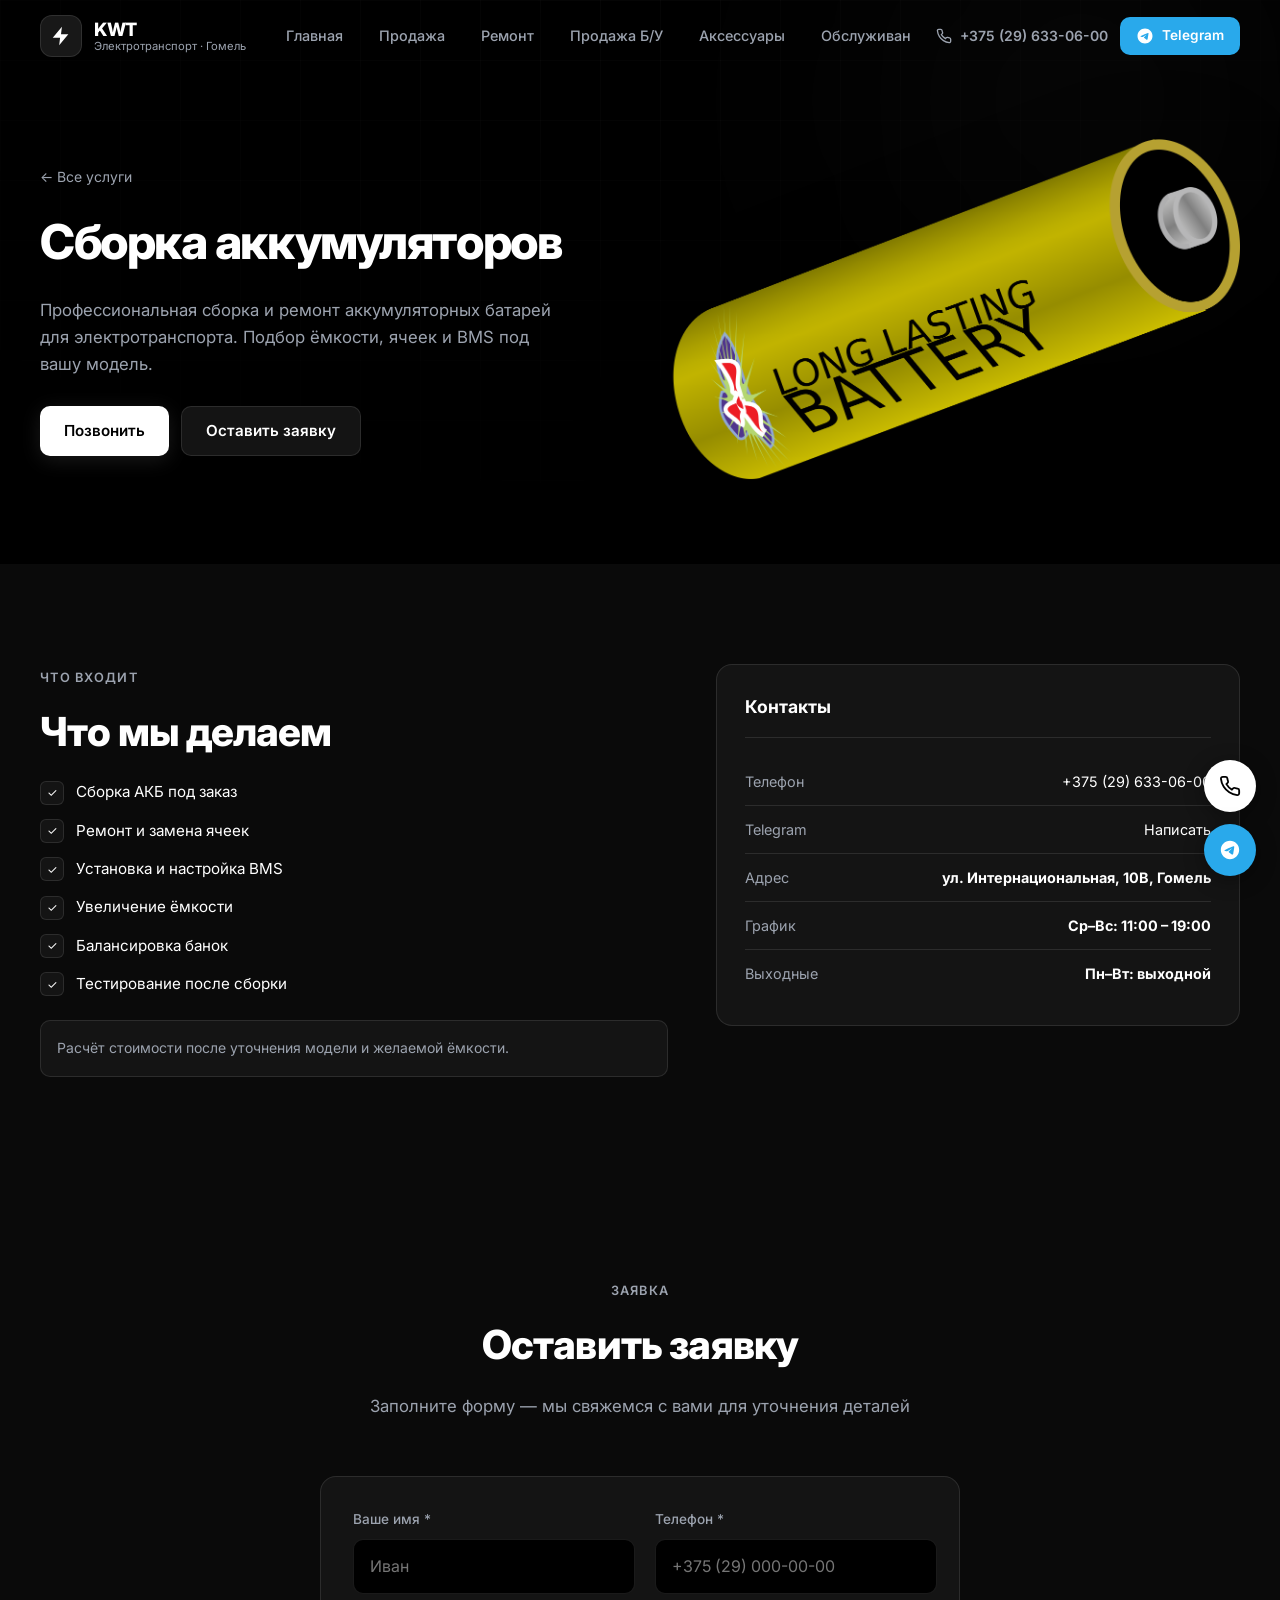
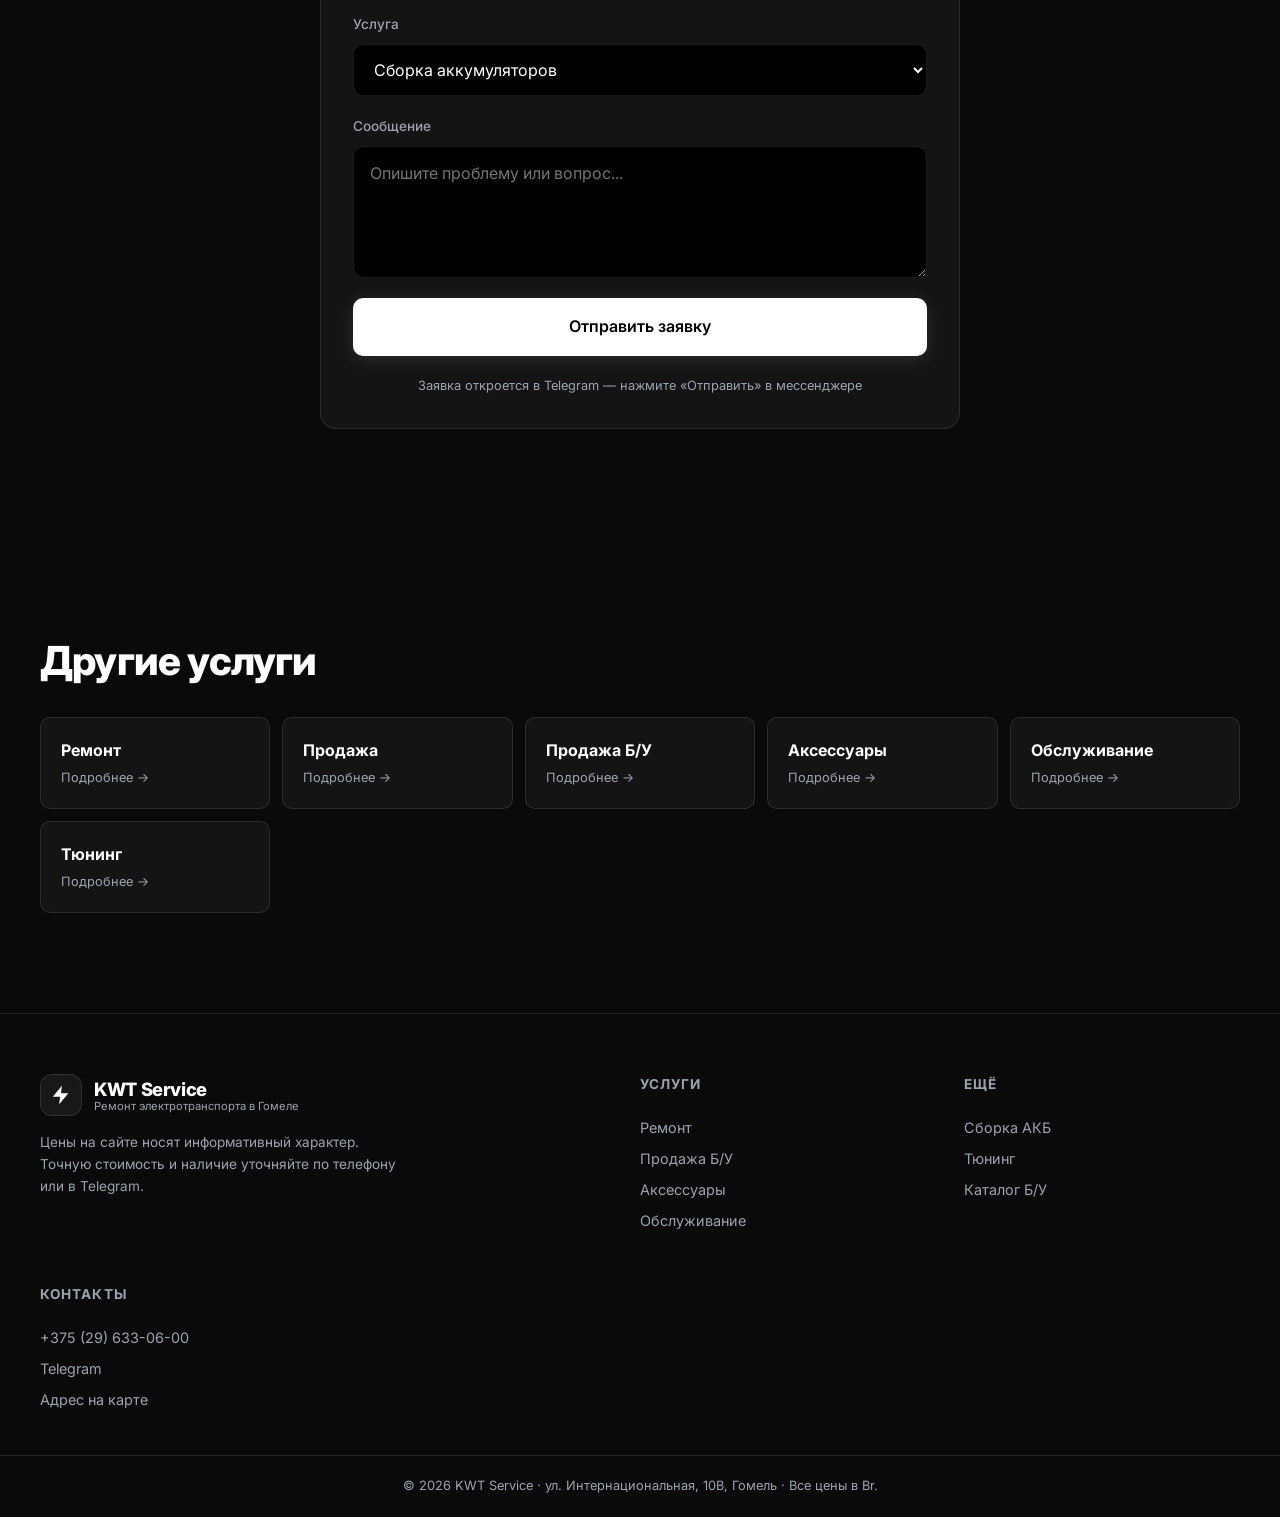
<file: services/battery.html>
<!DOCTYPE html>
<html lang="ru">
<head>
  <meta charset="UTF-8">
  <meta name="viewport" content="width=device-width, initial-scale=1.0">
  <title>KWT Service</title>
  <link rel="preconnect" href="https://fonts.googleapis.com">
  <link rel="preconnect" href="https://fonts.gstatic.com" crossorigin>
  <link href="https://fonts.googleapis.com/css2?family=Inter:wght@400;500;600;700;800&family=JetBrains+Mono:wght@500&display=swap" rel="stylesheet">
  <link rel="stylesheet" href="../css/styles.css">
  <link rel="stylesheet" href="../css/pages.css">
</head>
<body data-page="battery" data-service="battery">
  <div class="bg-glow bg-glow--1" aria-hidden="true"></div>
  <div class="bg-grid" aria-hidden="true"></div>
  <div id="site-header"></div>
  <main id="service-content"></main>
  <div id="site-footer"></div>
  <script src="../js/data.js"></script>
  <script src="../js/layout.js"></script>
  <script src="../js/form.js"></script>
  <script src="../js/service-page.js"></script>
  <script src="../js/main.js"></script>
</body>
</html>
</file>
<file: css/styles.css>
/* ===== Variables ===== */
:root {
  --bg: #000000;
  --bg-alt: #0a0a0a;
  --surface: #141414;
  --surface-hover: #1a1a1a;
  --card-bg: #181818;
  --border: rgba(255, 255, 255, 0.1);
  --border-hover: rgba(255, 255, 255, 0.22);
  --text: #ffffff;
  --text-muted: #9ca3af;
  --accent: #ffffff;
  --accent-dim: #d1d5db;
  --accent-glow: rgba(255, 255, 255, 0.08);
  --telegram: #29a9eb;
  --success: #22c55e;
  --radius: 16px;
  --radius-sm: 10px;
  --header-h: 72px;
  --font: 'Inter', system-ui, -apple-system, sans-serif;
  --mono: 'JetBrains Mono', monospace;
  --transition: 0.3s cubic-bezier(0.4, 0, 0.2, 1);
}

/* ===== Reset ===== */
*, *::before, *::after { box-sizing: border-box; margin: 0; padding: 0; }
html { scroll-behavior: smooth; scroll-padding-top: calc(var(--header-h) + 20px); }
body {
  font-family: var(--font);
  background: var(--bg);
  color: var(--text);
  line-height: 1.6;
  overflow-x: hidden;
  -webkit-font-smoothing: antialiased;
}
a { color: inherit; text-decoration: none; }
img { max-width: 100%; display: block; }
button { font: inherit; cursor: pointer; border: none; background: none; }
ul { list-style: none; }

.container {
  width: min(1200px, 100% - 48px);
  margin-inline: auto;
}

/* ===== Background effects ===== */
.bg-glow {
  position: fixed;
  border-radius: 50%;
  filter: blur(120px);
  pointer-events: none;
  z-index: 0;
}
.bg-glow--1 {
  width: 600px; height: 600px;
  top: -200px; right: -100px;
  background: radial-gradient(circle, rgba(255, 255, 255, 0.04), transparent 70%);
  animation: float 20s ease-in-out infinite;
}
.bg-glow--2 {
  width: 500px; height: 500px;
  bottom: 10%; left: -150px;
  background: radial-gradient(circle, rgba(255, 255, 255, 0.03), transparent 70%);
  animation: float 25s ease-in-out infinite reverse;
}
.bg-grid {
  position: fixed;
  inset: 0;
  background-image:
    linear-gradient(rgba(255,255,255,0.02) 1px, transparent 1px),
    linear-gradient(90deg, rgba(255,255,255,0.02) 1px, transparent 1px);
  background-size: 60px 60px;
  mask-image: radial-gradient(ellipse 80% 60% at 50% 0%, black, transparent);
  pointer-events: none;
  z-index: 0;
}
@keyframes float {
  0%, 100% { transform: translate(0, 0); }
  50% { transform: translate(30px, -30px); }
}

/* ===== Header ===== */
.header {
  position: fixed;
  top: 0; left: 0; right: 0;
  height: var(--header-h);
  z-index: 1000;
  transition: var(--transition);
}
.header--scrolled {
  background: rgba(0, 0, 0, 0.92);
  backdrop-filter: blur(20px);
  border-bottom: 1px solid var(--border);
}
.header__inner {
  display: flex;
  align-items: center;
  justify-content: space-between;
  height: 100%;
  gap: 24px;
}
.logo {
  display: flex;
  align-items: center;
  gap: 12px;
  flex-shrink: 0;
}
.logo__icon {
  width: 42px; height: 42px;
  display: grid;
  place-items: center;
  background: var(--card-bg);
  border: 1px solid var(--border);
  border-radius: 12px;
  color: var(--text);
}
.logo__icon svg { width: 22px; height: 22px; }
.logo__text {
  display: flex;
  flex-direction: column;
  line-height: 1.2;
}
.logo__text strong { font-size: 1.15rem; font-weight: 800; letter-spacing: -0.02em; }
.logo__text small { font-size: 0.7rem; color: var(--text-muted); }

.nav {
  display: flex;
  gap: 4px;
  overflow-x: auto;
  max-width: 52vw;
  scrollbar-width: thin;
  scrollbar-color: var(--border) transparent;
}
.nav::-webkit-scrollbar { height: 4px; }
.nav::-webkit-scrollbar-thumb { background: var(--border); border-radius: 4px; }
.nav__link {
  padding: 8px 16px;
  border-radius: 8px;
  font-size: 0.9rem;
  font-weight: 500;
  color: var(--text-muted);
  transition: var(--transition);
  white-space: nowrap;
  flex-shrink: 0;
}
.nav__link:hover,
.nav__link--active {
  color: var(--text);
  background: var(--surface);
}
.nav__link--active {
  color: var(--text);
  background: var(--card-bg);
}

.header__actions {
  display: flex;
  align-items: center;
  gap: 12px;
}
.header__phone {
  display: flex;
  align-items: center;
  gap: 8px;
  font-size: 0.875rem;
  font-weight: 600;
  color: var(--text-muted);
  transition: var(--transition);
  white-space: nowrap;
}
.header__phone svg { width: 16px; height: 16px; }
.header__phone:hover { color: var(--text); }

.burger {
  display: none;
  flex-direction: column;
  gap: 5px;
  width: 32px;
  padding: 4px;
}
.burger span {
  display: block;
  height: 2px;
  background: var(--text);
  border-radius: 2px;
  transition: var(--transition);
}
.burger--active span:nth-child(1) { transform: translateY(7px) rotate(45deg); }
.burger--active span:nth-child(2) { opacity: 0; }
.burger--active span:nth-child(3) { transform: translateY(-7px) rotate(-45deg); }

/* ===== Buttons ===== */
.btn {
  display: inline-flex;
  align-items: center;
  justify-content: center;
  gap: 8px;
  padding: 12px 24px;
  border-radius: var(--radius-sm);
  font-weight: 600;
  font-size: 0.95rem;
  transition: var(--transition);
  white-space: nowrap;
}
.btn svg { width: 18px; height: 18px; }
.btn--sm { padding: 8px 16px; font-size: 0.85rem; }
.btn--lg { padding: 16px 32px; font-size: 1rem; }
.btn--primary {
  background: var(--text);
  color: #000;
  box-shadow: 0 4px 20px rgba(255, 255, 255, 0.1);
}
.btn--primary:hover {
  transform: translateY(-2px);
  background: var(--accent-dim);
  box-shadow: 0 8px 28px rgba(255, 255, 255, 0.12);
}
.btn--ghost {
  border: 1px solid var(--border);
  color: var(--text);
  background: var(--surface);
}
.btn--ghost:hover {
  border-color: var(--border-hover);
  background: var(--surface-hover);
}
.btn--telegram {
  background: var(--telegram);
  color: white;
}
.btn--telegram:hover {
  filter: brightness(1.1);
  transform: translateY(-2px);
}

.gradient-text {
  color: var(--text);
}

/* ===== Hero ===== */
.hero {
  position: relative;
  z-index: 1;
  padding: calc(var(--header-h) + 60px) 0 80px;
  min-height: 100vh;
  display: flex;
  align-items: center;
}
.hero__inner {
  display: grid;
  grid-template-columns: 1fr 1fr;
  gap: 60px;
  align-items: center;
}
.hero__badge {
  display: inline-flex;
  align-items: center;
  gap: 8px;
  padding: 6px 16px 6px 10px;
  background: var(--surface);
  border: 1px solid var(--border);
  border-radius: 100px;
  font-size: 0.85rem;
  font-weight: 500;
  color: var(--text-muted);
  margin-bottom: 24px;
}
.pulse-dot {
  width: 8px; height: 8px;
  background: var(--success);
  border-radius: 50%;
  animation: pulse 2s ease infinite;
}
@keyframes pulse {
  0%, 100% { box-shadow: 0 0 0 0 rgba(34, 197, 94, 0.5); }
  50% { box-shadow: 0 0 0 8px rgba(34, 197, 94, 0); }
}
.hero__title {
  font-size: clamp(2.5rem, 5vw, 3.75rem);
  font-weight: 800;
  line-height: 1.1;
  letter-spacing: -0.03em;
  margin-bottom: 20px;
}
.hero__desc {
  font-size: 1.1rem;
  color: var(--text-muted);
  max-width: 520px;
  margin-bottom: 32px;
}
.hero__buttons {
  display: flex;
  flex-wrap: wrap;
  gap: 12px;
  margin-bottom: 48px;
}
.hero__stats {
  display: flex;
  gap: 40px;
}
.stat__value {
  display: block;
  font-size: 1.5rem;
  font-weight: 800;
  font-family: var(--mono);
  color: var(--text);
}
.stat__label {
  font-size: 0.8rem;
  color: var(--text-muted);
}

/* Hero visual */
.hero__visual {
  position: relative;
  display: grid;
  place-items: center;
  min-height: 420px;
}
.hero__ring {
  position: absolute;
  width: 320px; height: 320px;
  border: 1px solid var(--border);
  border-radius: 50%;
  animation: spin 30s linear infinite;
}
.hero__ring::before {
  content: '';
  position: absolute;
  inset: 20px;
  border: 1px dashed rgba(255, 255, 255, 0.08);
  border-radius: 50%;
}
@keyframes spin { to { transform: rotate(360deg); } }

.hero__card {
  background: rgba(20, 20, 20, 0.85);
  backdrop-filter: blur(20px);
  border: 1px solid var(--border);
  border-radius: var(--radius);
  padding: 24px;
}
.hero__card--main {
  position: relative;
  z-index: 2;
  width: 280px;
  text-align: center;
  box-shadow: 0 20px 60px rgba(0, 0, 0, 0.4);
}
.hero__card--main .hero__card-icon {
  width: 80px; height: 80px;
  margin: 0 auto 16px;
  display: grid;
  place-items: center;
  background: var(--card-bg);
  border: 1px solid var(--border);
  border-radius: 20px;
  color: var(--text);
}
.hero__card--main .hero__card-icon svg { width: 48px; height: 48px; }
.hero__card--main h3 { font-size: 1.1rem; margin-bottom: 4px; }
.hero__card--main p { font-size: 0.85rem; color: var(--text-muted); }

.hero__card--float {
  position: absolute;
  display: flex;
  align-items: center;
  gap: 10px;
  padding: 12px 18px;
  font-size: 0.85rem;
  font-weight: 600;
  z-index: 3;
  animation: bob 4s ease-in-out infinite;
}
.hero__card--float svg { width: 20px; height: 20px; color: var(--text); }
.hero__card--1 { top: 10%; right: 5%; animation-delay: 0s; }
.hero__card--2 { bottom: 15%; left: 0; animation-delay: 2s; }
@keyframes bob {
  0%, 100% { transform: translateY(0); }
  50% { transform: translateY(-10px); }
}

/* ===== Brands ===== */
.brands {
  position: relative;
  z-index: 1;
  padding: 40px 0;
  border-block: 1px solid var(--border);
  background: var(--bg-alt);
}
.brands__label {
  text-align: center;
  font-size: 0.8rem;
  text-transform: uppercase;
  letter-spacing: 0.1em;
  color: var(--text-muted);
  margin-bottom: 20px;
}
.brands__list {
  display: flex;
  flex-wrap: wrap;
  justify-content: center;
  gap: 32px 48px;
}
.brands__list span {
  font-size: 1.1rem;
  font-weight: 700;
  color: rgba(255,255,255,0.25);
  letter-spacing: 0.05em;
  transition: var(--transition);
}
.brands__list span:hover { color: var(--text-muted); }

.brands__marquee {
  overflow: hidden;
  mask-image: linear-gradient(90deg, transparent, black 12%, black 88%, transparent);
}
.brands__track {
  display: flex;
  gap: 48px;
  width: max-content;
  animation: marquee 28s linear infinite;
}
.brands__track span {
  font-size: 1.15rem;
  font-weight: 700;
  color: rgba(255,255,255,0.28);
  letter-spacing: 0.05em;
  white-space: nowrap;
  transition: color var(--transition);
}
.brands__track span:hover { color: var(--text-muted); }
@keyframes marquee {
  to { transform: translateX(-50%); }
}

/* ===== Wisdom ticker ===== */
.wisdom-ticker {
  position: relative;
  z-index: 1;
  display: flex;
  align-items: center;
  gap: 20px;
  padding: 14px 0;
  background: linear-gradient(90deg, rgba(255,255,255,0.03), transparent, rgba(255,255,255,0.03));
  border-bottom: 1px solid var(--border);
  overflow: hidden;
}
.wisdom-ticker__label {
  flex-shrink: 0;
  padding-left: max(24px, calc((100% - 1200px) / 2 + 24px));
  font-size: 0.75rem;
  font-weight: 600;
  text-transform: uppercase;
  letter-spacing: 0.08em;
  color: var(--text-muted);
  white-space: nowrap;
}
.wisdom-ticker__viewport {
  flex: 1;
  overflow: hidden;
  mask-image: linear-gradient(90deg, transparent, black 4%, black 96%, transparent);
}
.wisdom-ticker__track {
  display: flex;
  gap: 48px;
  width: max-content;
  animation: marquee 45s linear infinite;
}
.wisdom-ticker__item {
  font-size: 0.9rem;
  color: rgba(255,255,255,0.55);
  white-space: nowrap;
  font-style: italic;
}
.wisdom-ticker__item::before {
  content: '— ';
  color: var(--text-muted);
  font-style: normal;
}

/* ===== Scroll progress ===== */
.scroll-progress {
  position: fixed;
  top: 0;
  left: 0;
  height: 3px;
  width: 0;
  background: linear-gradient(90deg, rgba(255,255,255,0.5), #fff);
  z-index: 1001;
  box-shadow: 0 0 12px rgba(255,255,255,0.35);
  transition: width 0.08s linear;
}

/* ===== Hero speedo ===== */
.hero__speedo {
  position: absolute;
  top: 8%;
  left: 0;
  z-index: 4;
  display: flex;
  flex-direction: column;
  align-items: center;
  padding: 12px 16px;
  background: rgba(0,0,0,0.75);
  border: 1px solid var(--border);
  border-radius: 12px;
  backdrop-filter: blur(12px);
  font-family: var(--mono);
  transition: var(--transition);
}
.hero__speedo-val {
  font-size: 1.75rem;
  font-weight: 700;
  line-height: 1;
  color: var(--text);
}
.hero__speedo-unit {
  font-size: 0.65rem;
  color: var(--text-muted);
  text-transform: uppercase;
  letter-spacing: 0.06em;
}
.hero__speedo-hint {
  margin-top: 4px;
  font-size: 0.6rem;
  color: rgba(255,255,255,0.35);
  font-family: var(--font);
}
.hero__speedo--active .hero__speedo-val {
  color: #fff;
  text-shadow: 0 0 20px rgba(255,255,255,0.5);
}
.hero__speedo--active {
  border-color: rgba(255,255,255,0.35);
}

.pulse-dot--closed {
  animation: pulse-red 2s ease infinite;
}
@keyframes pulse-red {
  0%, 100% { box-shadow: 0 0 0 0 rgba(239, 68, 68, 0.5); }
  50% { box-shadow: 0 0 0 8px rgba(239, 68, 68, 0); }
}

.about-card__dot--closed { background: #ef4444 !important; }

/* ===== Toast ===== */
.kwt-toast {
  position: fixed;
  bottom: 100px;
  left: 50%;
  transform: translateX(-50%) translateY(20px);
  padding: 14px 22px;
  background: rgba(20, 20, 20, 0.95);
  border: 1px solid var(--border-hover);
  border-radius: 100px;
  font-size: 0.9rem;
  font-weight: 500;
  color: var(--text);
  z-index: 10000;
  opacity: 0;
  pointer-events: none;
  transition: opacity 0.3s ease, transform 0.3s ease;
  backdrop-filter: blur(16px);
  box-shadow: 0 12px 40px rgba(0,0,0,0.5);
  max-width: min(90vw, 420px);
  text-align: center;
}
.kwt-toast--show {
  opacity: 1;
  transform: translateX(-50%) translateY(0);
}

/* ===== Turbo mode easter egg ===== */
body.turbo-mode {
  animation: turbo-shake 0.15s linear infinite;
}
body.turbo-mode .hero__product-img {
  animation: turbo-fly 0.4s ease-in-out infinite alternate !important;
  filter: drop-shadow(0 0 30px rgba(255,255,255,0.6)) drop-shadow(0 24px 48px rgba(0,0,0,0.6));
}
body.turbo-mode .hero__speedo-val {
  color: #fbbf24;
  animation: turbo-blink 0.2s step-end infinite;
}
body.turbo-mode .bg-glow--1 {
  background: radial-gradient(circle, rgba(251, 191, 36, 0.12), transparent 70%);
}
@keyframes turbo-shake {
  0%, 100% { transform: translateX(0); }
  25% { transform: translateX(-2px); }
  75% { transform: translateX(2px); }
}
@keyframes turbo-fly {
  from { transform: translateX(-8px) rotate(-3deg) scale(1.05); }
  to { transform: translateX(24px) rotate(5deg) scale(1.08); }
}
@keyframes turbo-blink {
  50% { opacity: 0.6; }
}


/* ===== Sections ===== */
.section {
  position: relative;
  z-index: 1;
  padding: 100px 0;
}
.section--alt { background: var(--bg-alt); }
.section--cta { padding: 60px 0; }
.section__header { margin-bottom: 56px; max-width: 600px; }
.section__header--center { text-align: center; max-width: 100%; }
.section__tag {
  display: inline-block;
  font-size: 0.8rem;
  font-weight: 600;
  text-transform: uppercase;
  letter-spacing: 0.1em;
  color: var(--text-muted);
  margin-bottom: 12px;
}
.section__title {
  font-size: clamp(1.75rem, 3.5vw, 2.5rem);
  font-weight: 800;
  letter-spacing: -0.02em;
  margin-bottom: 16px;
}
.section__desc { color: var(--text-muted); font-size: 1.05rem; }

/* ===== Services ===== */
.services-grid {
  display: grid;
  grid-template-columns: repeat(auto-fill, minmax(260px, 1fr));
  gap: 20px;
}
.service-card {
  position: relative;
  display: flex;
  flex-direction: column;
  align-items: center;
  text-align: center;
  color: inherit;
  padding: 32px 24px 28px;
  background: var(--surface);
  border: 1px solid var(--border);
  border-radius: var(--radius);
  transition: var(--transition);
  overflow: hidden;
  min-height: 280px;
}
.service-card::before {
  content: '';
  position: absolute;
  top: 0; left: 0; right: 0;
  height: 1px;
  background: var(--text);
  opacity: 0;
  transition: var(--transition);
}
.service-card:hover {
  border-color: var(--border-hover);
  background: var(--surface-hover);
  transform: translateY(-4px);
  box-shadow: 0 20px 40px rgba(0, 0, 0, 0.3);
}
.service-card:hover::before { opacity: 1; }
.service-card__icon {
  width: 56px; height: 56px;
  display: grid;
  place-items: center;
  background: var(--card-bg);
  border: 1px solid var(--border);
  border-radius: 14px;
  color: var(--text);
  margin-bottom: 20px;
  transition: var(--transition);
}
.service-card__icon svg {
  width: 28px;
  height: 28px;
}
.service-card:hover .service-card__icon {
  background: var(--surface-hover);
  border-color: var(--border-hover);
}
.service-card__icon img {
  max-height: 36px;
  width: auto;
  object-fit: contain;
}
.service-card h3 {
  font-size: 1.15rem;
  font-weight: 700;
  margin-bottom: 10px;
}
.service-card p {
  font-size: 0.9rem;
  color: var(--text-muted);
  margin-bottom: auto;
  padding-bottom: 20px;
  line-height: 1.65;
  flex: 1;
}
.service-card__link {
  font-size: 0.875rem;
  font-weight: 600;
  color: var(--text-muted);
  transition: var(--transition);
  margin-top: auto;
}
.service-card__link:hover { color: var(--text); }

/* ===== About ===== */
.about-grid {
  display: grid;
  grid-template-columns: 1fr 1fr;
  gap: 60px;
  align-items: center;
}
.about-content p {
  color: var(--text-muted);
  margin-bottom: 32px;
  font-size: 1.05rem;
}
.features-list {
  display: flex;
  flex-direction: column;
  gap: 20px;
}
.features-list li {
  display: flex;
  gap: 16px;
  align-items: flex-start;
}
.features-list__icon {
  width: 28px; height: 28px;
  display: grid;
  place-items: center;
  background: rgba(34, 197, 94, 0.15);
  color: var(--success);
  border-radius: 8px;
  font-size: 0.8rem;
  font-weight: 700;
  flex-shrink: 0;
}
.features-list strong {
  display: block;
  font-size: 0.95rem;
  margin-bottom: 2px;
}
.features-list span { font-size: 0.85rem; color: var(--text-muted); }

.about-card {
  background: var(--surface);
  border: 1px solid var(--border);
  border-radius: var(--radius);
  overflow: hidden;
  box-shadow: 0 20px 60px rgba(0, 0, 0, 0.3);
}
.about-card__header {
  display: flex;
  align-items: center;
  gap: 10px;
  padding: 16px 24px;
  background: rgba(255,255,255,0.03);
  border-bottom: 1px solid var(--border);
  font-size: 0.85rem;
  font-weight: 600;
}
.about-card__dot {
  width: 8px; height: 8px;
  border-radius: 50%;
}
.about-card__dot--green {
  background: var(--success);
  box-shadow: 0 0 8px var(--success);
}
.about-card__body { padding: 8px 0; }
.about-card__row {
  display: flex;
  justify-content: space-between;
  align-items: center;
  padding: 16px 24px;
  border-bottom: 1px solid var(--border);
  gap: 16px;
}
.about-card__row:last-child { border-bottom: none; }
.about-card__row span { font-size: 0.85rem; color: var(--text-muted); }
.about-card__row strong { font-size: 0.9rem; text-align: right; }

/* ===== Process ===== */
.process-grid {
  display: grid;
  grid-template-columns: repeat(4, 1fr);
  gap: 24px;
}
.process-step {
  position: relative;
  padding: 32px 24px;
  background: var(--surface);
  border: 1px solid var(--border);
  border-radius: var(--radius);
  text-align: center;
  transition: var(--transition);
}
.process-step:hover {
  border-color: var(--border-hover);
  transform: translateY(-4px);
}
.process-step__num {
  display: block;
  font-family: var(--mono);
  font-size: 2rem;
  font-weight: 500;
  color: var(--text-muted);
  margin-bottom: 16px;
}
.process-step h3 {
  font-size: 1rem;
  margin-bottom: 8px;
}
.process-step p {
  font-size: 0.85rem;
  color: var(--text-muted);
}

/* ===== CTA Banner ===== */
.cta-banner {
  display: flex;
  align-items: center;
  justify-content: space-between;
  gap: 32px;
  padding: 48px 56px;
  background: var(--card-bg);
  border: 1px solid var(--border);
  border-radius: calc(var(--radius) + 4px);
}
.cta-banner h2 {
  font-size: 1.5rem;
  font-weight: 800;
  margin-bottom: 8px;
}
.cta-banner p { color: var(--text-muted); }
.cta-banner__actions {
  display: flex;
  flex-wrap: wrap;
  gap: 12px;
  flex-shrink: 0;
}

/* ===== Contact ===== */
.contact-grid {
  display: grid;
  grid-template-columns: 1fr 1.2fr;
  gap: 32px;
}
.contact-info {
  display: flex;
  flex-direction: column;
  gap: 16px;
}
.contact-card {
  display: flex;
  align-items: center;
  gap: 16px;
  padding: 20px 24px;
  background: var(--surface);
  border: 1px solid var(--border);
  border-radius: var(--radius-sm);
  transition: var(--transition);
}
.contact-card:hover {
  border-color: var(--border-hover);
  background: var(--surface-hover);
}
.contact-card__icon {
  width: 44px; height: 44px;
  display: grid;
  place-items: center;
  background: var(--card-bg);
  border: 1px solid var(--border);
  border-radius: 12px;
  color: var(--text);
  flex-shrink: 0;
}
.contact-card__icon svg { width: 20px; height: 20px; }
.contact-card span {
  display: block;
  font-size: 0.75rem;
  text-transform: uppercase;
  letter-spacing: 0.05em;
  color: var(--text-muted);
  margin-bottom: 2px;
}
.contact-card a,
.contact-card strong {
  font-size: 0.95rem;
  font-weight: 600;
  transition: var(--transition);
}
.contact-card a:hover { color: var(--accent-dim); }

.contact-map {
  border-radius: var(--radius);
  overflow: hidden;
  border: 1px solid var(--border);
  min-height: 400px;
}
.contact-map iframe {
  width: 100%;
  height: 100%;
  min-height: 400px;
  border: 0;
  filter: grayscale(0.3) contrast(1.1);
}

/* ===== Footer ===== */
.footer {
  position: relative;
  z-index: 1;
  border-top: 1px solid var(--border);
  background: var(--bg-alt);
}
.footer__inner {
  display: grid;
  grid-template-columns: 2fr 1fr 1fr;
  gap: 48px;
  padding: 60px 0 40px;
}
.footer__note {
  margin-top: 16px;
  font-size: 0.85rem;
  color: var(--text-muted);
  max-width: 360px;
}
.footer__links h4 {
  font-size: 0.85rem;
  text-transform: uppercase;
  letter-spacing: 0.08em;
  color: var(--text-muted);
  margin-bottom: 16px;
}
.footer__links a {
  display: block;
  font-size: 0.9rem;
  color: var(--text-muted);
  padding: 4px 0;
  transition: var(--transition);
}
.footer__links a:hover { color: var(--text); }
.footer__bottom {
  border-top: 1px solid var(--border);
  padding: 20px 0;
}
.footer__bottom p {
  font-size: 0.8rem;
  color: var(--text-muted);
  text-align: center;
}

/* ===== FAB ===== */
.fab-group {
  position: fixed;
  bottom: 24px;
  right: 24px;
  display: flex;
  flex-direction: column;
  gap: 12px;
  z-index: 999;
}
.fab {
  width: 52px; height: 52px;
  display: grid;
  place-items: center;
  border-radius: 50%;
  box-shadow: 0 4px 20px rgba(0, 0, 0, 0.4);
  transition: var(--transition);
}
.fab svg { width: 22px; height: 22px; }
.fab--phone {
  background: var(--text);
  color: #000;
}
.fab--telegram {
  background: var(--telegram);
  color: white;
}
.fab--top {
  background: var(--surface);
  border: 1px solid var(--border);
  color: var(--text);
  opacity: 0;
  transform: scale(0.8);
  pointer-events: none;
}
.fab--top.fab--visible {
  opacity: 1;
  transform: scale(1);
  pointer-events: auto;
}
.fab:hover {
  transform: scale(1.1);
}

/* ===== Reveal animations ===== */
.reveal {
  opacity: 0;
  transform: translateY(30px);
  transition: opacity 0.7s ease, transform 0.7s ease;
}
.reveal--visible {
  opacity: 1;
  transform: translateY(0);
}

/* ===== Responsive ===== */
@media (max-width: 1024px) {
  .hero__inner { grid-template-columns: 1fr; text-align: center; }
  .hero__desc { margin-inline: auto; }
  .hero__buttons { justify-content: center; }
  .hero__stats { justify-content: center; }
  .hero__visual { min-height: 340px; margin-top: 20px; }
  .about-grid { grid-template-columns: 1fr; }
  .process-grid { grid-template-columns: repeat(2, 1fr); }
  .contact-grid { grid-template-columns: 1fr; }
  .footer__inner { grid-template-columns: 1fr 1fr; }
  .cta-banner { flex-direction: column; text-align: center; padding: 36px; }
  .cta-banner__actions { justify-content: center; }
}

@media (max-width: 768px) {
  .nav {
    position: fixed;
    top: var(--header-h);
    left: 0; right: 0;
    flex-direction: column;
    max-width: none;
    padding: 16px;
    background: rgba(0, 0, 0, 0.97);
    backdrop-filter: blur(20px);
    border-bottom: 1px solid var(--border);
    transform: translateY(-120%);
    opacity: 0;
    transition: var(--transition);
    pointer-events: none;
  }
  .nav--open {
    transform: translateY(0);
    opacity: 1;
    pointer-events: auto;
  }
  .nav__link { padding: 12px 16px; }
  .burger { display: flex; }
  .header__phone { display: none; }
  .hero { padding-top: calc(var(--header-h) + 32px); min-height: auto; }
  .hero__stats { gap: 24px; flex-wrap: wrap; }
  .section { padding: 72px 0; }
  .process-grid { grid-template-columns: 1fr; }
  .footer__inner { grid-template-columns: 1fr; gap: 32px; }
  .services-grid { grid-template-columns: 1fr; }
  .hero__card--1 { right: 0; }
  .hero__speedo { display: none; }
  .wisdom-ticker { flex-direction: column; align-items: flex-start; gap: 8px; padding: 16px 0; }
  .wisdom-ticker__label { padding-left: 24px; }
}

@media (max-width: 480px) {
  .container { width: min(1200px, 100% - 32px); }
  .header__actions .btn--telegram span { display: none; }
  .btn--telegram.btn--sm { padding: 8px 10px; }
  .hero__buttons { flex-direction: column; }
  .hero__buttons .btn { width: 100%; }
  .cta-banner__actions { flex-direction: column; width: 100%; }
  .cta-banner__actions .btn { width: 100%; }
}
</file>
<file: css/pages.css>
/* ===== Inner pages, catalog, forms ===== */

.page-hero {
  position: relative;
  z-index: 1;
  padding: calc(var(--header-h) + 48px) 0 64px;
}
.page-hero__inner {
  display: grid;
  grid-template-columns: 1fr 1fr;
  gap: 48px;
  align-items: center;
}
.page-hero__content h1 {
  font-size: clamp(2rem, 4vw, 3rem);
  font-weight: 800;
  letter-spacing: -0.03em;
  margin-bottom: 16px;
}
.page-hero__content p {
  color: var(--text-muted);
  font-size: 1.05rem;
  margin-bottom: 28px;
  max-width: 520px;
}
.page-hero__actions {
  display: flex;
  flex-wrap: wrap;
  gap: 12px;
}
.page-hero__image {
  display: flex;
  justify-content: center;
  align-items: center;
  min-height: 320px;
}
.page-hero__image img {
  max-height: 380px;
  width: auto;
  object-fit: contain;
  filter: drop-shadow(0 20px 40px rgba(0,0,0,0.5));
}

.breadcrumb {
  display: inline-block;
  font-size: 0.875rem;
  color: var(--text-muted);
  margin-bottom: 16px;
  transition: var(--transition);
}
.breadcrumb:hover { color: var(--text); }

.page-split {
  display: grid;
  grid-template-columns: 1.2fr 1fr;
  gap: 48px;
  align-items: start;
}
.check-list {
  display: flex;
  flex-direction: column;
  gap: 14px;
  margin-bottom: 24px;
}
.check-list li {
  display: flex;
  align-items: center;
  gap: 12px;
  font-size: 0.95rem;
}
.check-list__mark {
  width: 24px; height: 24px;
  display: grid;
  place-items: center;
  background: var(--surface);
  border: 1px solid var(--border);
  border-radius: 6px;
  font-size: 0.75rem;
  flex-shrink: 0;
}
.price-note {
  font-size: 0.875rem;
  color: var(--text-muted);
  padding: 16px;
  background: var(--surface);
  border: 1px solid var(--border);
  border-radius: var(--radius-sm);
}

.info-card {
  padding: 28px;
  background: var(--surface);
  border: 1px solid var(--border);
  border-radius: var(--radius);
}
.info-card h3 {
  font-size: 1.1rem;
  margin-bottom: 20px;
  padding-bottom: 16px;
  border-bottom: 1px solid var(--border);
}
.info-card__row {
  display: flex;
  justify-content: space-between;
  gap: 16px;
  padding: 12px 0;
  border-bottom: 1px solid var(--border);
  font-size: 0.9rem;
}
.info-card__row:last-child { border-bottom: none; }
.info-card__row span { color: var(--text-muted); }
.info-card__row a:hover { color: var(--accent); }

.container--narrow { max-width: 640px; }

/* ===== Form ===== */
.request-form {
  display: flex;
  flex-direction: column;
  gap: 20px;
  padding: 32px;
  background: var(--surface);
  border: 1px solid var(--border);
  border-radius: var(--radius);
}
.form-row {
  display: grid;
  grid-template-columns: 1fr 1fr;
  gap: 20px;
}
.form-field {
  display: flex;
  flex-direction: column;
  gap: 8px;
}
.form-field span {
  font-size: 0.85rem;
  font-weight: 500;
  color: var(--text-muted);
}
.form-field input,
.form-field select,
.form-field textarea {
  padding: 14px 16px;
  background: var(--bg);
  border: 1px solid var(--border);
  border-radius: var(--radius-sm);
  color: var(--text);
  font: inherit;
  transition: var(--transition);
}
.form-field input:focus,
.form-field select:focus,
.form-field textarea:focus {
  outline: none;
  border-color: var(--border-hover);
}
.form-field textarea { resize: vertical; min-height: 100px; }
.form-hint {
  font-size: 0.8rem;
  color: var(--text-muted);
  text-align: center;
}
.form-status {
  text-align: center;
  font-size: 0.9rem;
  min-height: 1.4em;
}
.form-status--success { color: var(--success); }
.form-status--error { color: #ef4444; }

/* ===== Catalog ===== */
.catalog-filters {
  display: flex;
  flex-wrap: wrap;
  gap: 8px;
  margin-bottom: 32px;
}
.filter-btn {
  padding: 10px 20px;
  border-radius: 100px;
  font-size: 0.875rem;
  font-weight: 500;
  color: var(--text-muted);
  background: var(--surface);
  border: 1px solid var(--border);
  transition: var(--transition);
}
.filter-btn:hover,
.filter-btn--active {
  color: var(--text);
  background: var(--surface-hover);
  border-color: var(--border-hover);
}
.filter-btn--active {
  background: var(--card-bg);
}

.catalog-grid {
  display: grid;
  grid-template-columns: repeat(auto-fill, minmax(320px, 1fr));
  gap: 24px;
}
.catalog-card {
  background: var(--surface);
  border: 1px solid var(--border);
  border-radius: var(--radius);
  overflow: hidden;
  transition: var(--transition);
}
.catalog-card:hover {
  border-color: var(--border-hover);
  transform: translateY(-4px);
  box-shadow: 0 16px 40px rgba(0,0,0,0.4);
}
.catalog-card__image {
  min-height: 220px;
  height: auto;
  display: flex;
  align-items: center;
  justify-content: center;
  background: #ffffff;
  padding: 12px;
  border-bottom: 1px solid var(--border);
  overflow: visible;
}
.catalog-card__image img {
  max-height: 200px;
  max-width: 100%;
  width: auto;
  height: auto;
  object-fit: contain;
}
.catalog-card--used .catalog-card__image {
  background: #111111;
  min-height: 300px;
  padding: 12px;
}
.catalog-card--used .catalog-card__image img {
  max-height: 280px;
  max-width: 100%;
  object-fit: contain;
}
.catalog-card__head {
  display: flex;
  align-items: center;
  justify-content: space-between;
  gap: 8px;
  margin-bottom: 6px;
}
.catalog-card__badge {
  font-size: 0.7rem;
  font-weight: 700;
  text-transform: uppercase;
  letter-spacing: 0.06em;
  padding: 4px 10px;
  border-radius: 100px;
  background: var(--card-bg);
  border: 1px solid var(--border);
  color: var(--text-muted);
}
.catalog-card__specs {
  display: flex;
  flex-direction: column;
  gap: 6px;
  margin-bottom: 20px;
  padding: 14px;
  background: var(--bg);
  border-radius: var(--radius-sm);
  font-size: 0.82rem;
  color: var(--text-muted);
  line-height: 1.45;
}
.catalog-card__specs li {
  position: relative;
  padding-left: 12px;
}
.catalog-card__specs li::before {
  content: '•';
  position: absolute;
  left: 0;
  color: var(--text-muted);
}

.catalog-card__body { padding: 24px; }
.catalog-card__type {
  font-size: 0.75rem;
  text-transform: uppercase;
  letter-spacing: 0.08em;
  color: var(--text-muted);
}
.catalog-card__body h3 {
  font-size: 1.05rem;
  margin: 6px 0 10px;
}
.catalog-card__body p {
  font-size: 0.85rem;
  color: var(--text-muted);
  margin-bottom: 16px;
  line-height: 1.55;
}
.catalog-card__meta {
  display: grid;
  grid-template-columns: repeat(3, 1fr);
  gap: 8px;
  margin-bottom: 20px;
  padding: 12px;
  background: var(--bg);
  border-radius: var(--radius-sm);
}
.catalog-card__meta li {
  text-align: center;
  font-size: 0.75rem;
}
.catalog-card__meta span {
  display: block;
  color: var(--text-muted);
  margin-bottom: 2px;
}
.catalog-card__meta strong { font-size: 0.85rem; }
.catalog-card__footer {
  display: flex;
  align-items: center;
  justify-content: space-between;
  gap: 12px;
}
.catalog-card__price {
  font-size: 1.25rem;
  font-weight: 800;
  font-family: var(--mono, monospace);
  letter-spacing: -0.02em;
}
.catalog-card__price::after {
  content: '';
}

.services-mini {
  display: grid;
  grid-template-columns: repeat(auto-fill, minmax(200px, 1fr));
  gap: 12px;
}
.services-mini__item {
  display: flex;
  flex-direction: column;
  gap: 4px;
  padding: 20px;
  background: var(--surface);
  border: 1px solid var(--border);
  border-radius: var(--radius-sm);
  transition: var(--transition);
}
.services-mini__item:hover {
  border-color: var(--border-hover);
  background: var(--surface-hover);
}
.services-mini__item span {
  font-size: 0.8rem;
  color: var(--text-muted);
}

.hero__product-img {
  position: relative;
  z-index: 2;
  max-height: 420px;
  width: auto;
  object-fit: contain;
  filter: drop-shadow(0 24px 48px rgba(0,0,0,0.6));
  animation: bob 5s ease-in-out infinite;
  transition: transform 0.15s ease-out;
}

@media (max-width: 768px) {
  .page-hero__inner,
  .page-split,
  .form-row { grid-template-columns: 1fr; }
  .page-hero__image { order: -1; min-height: 240px; }
  .page-hero__image img { max-height: 260px; }
  .catalog-card__meta { grid-template-columns: 1fr; }
}
</file>
